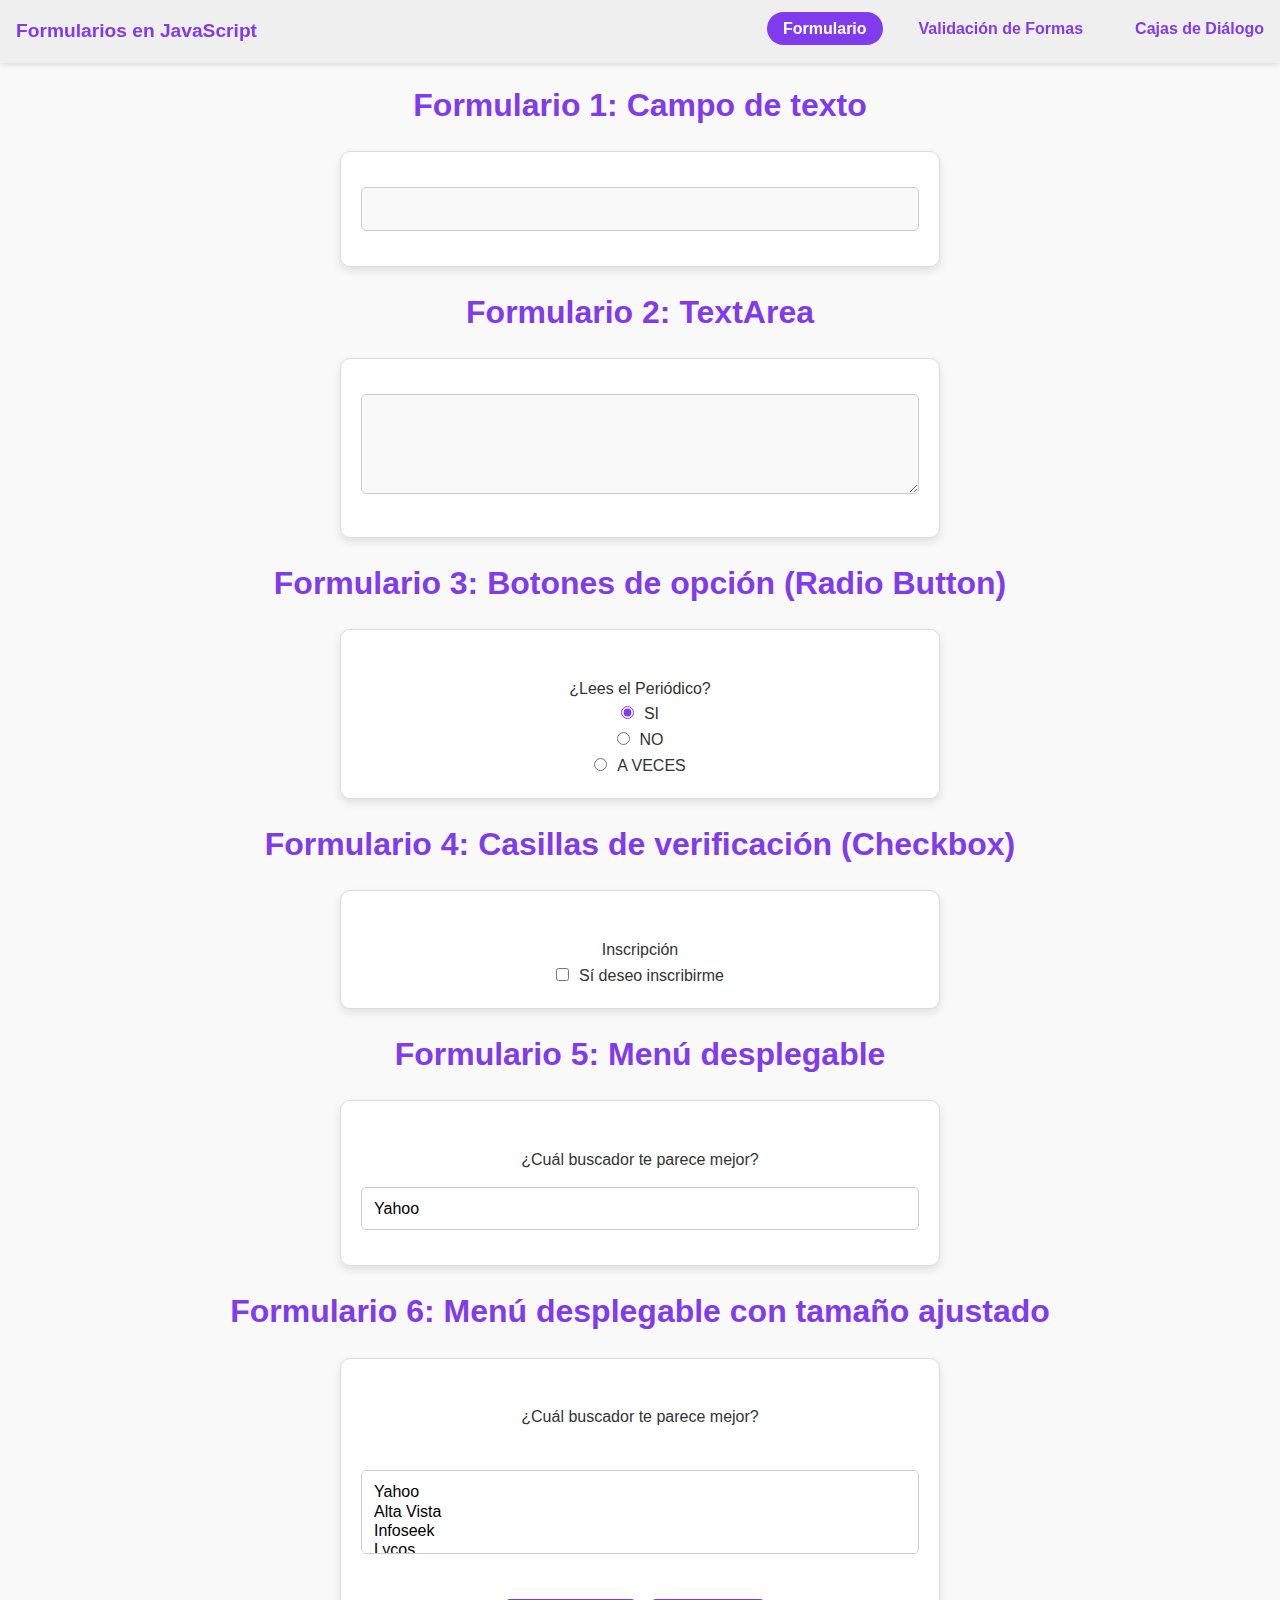
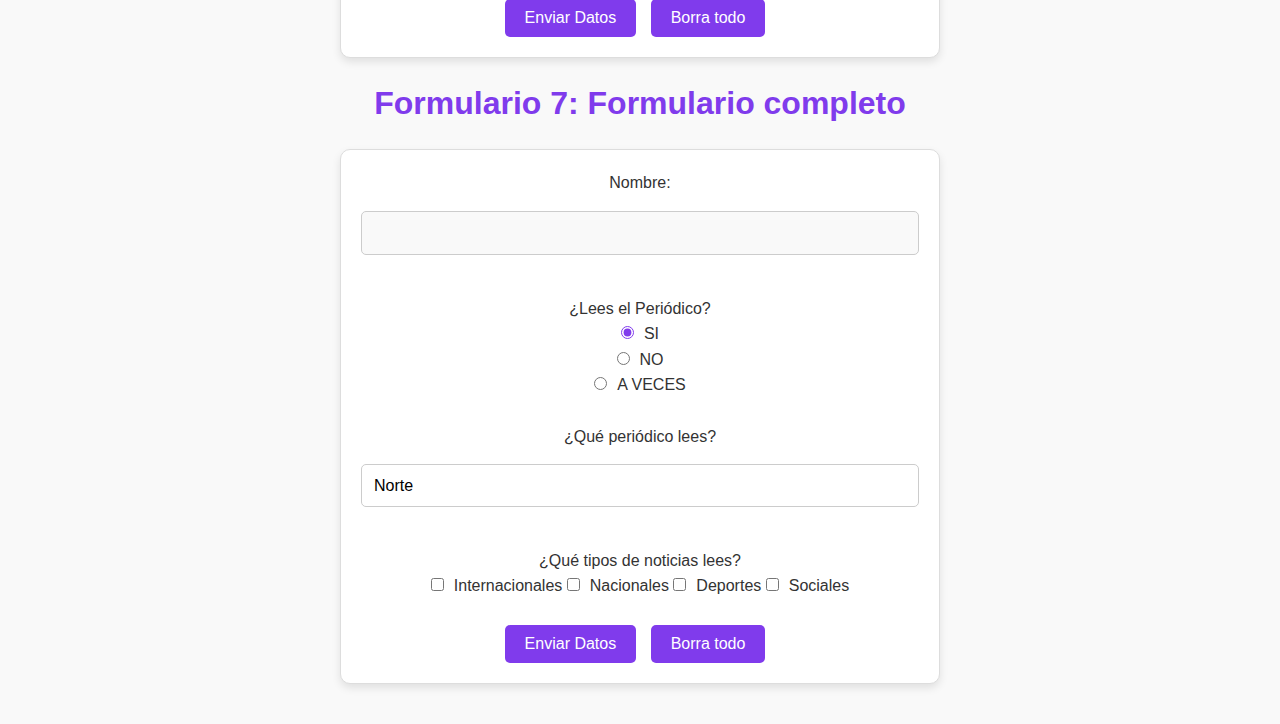
<file: index.html>
<!DOCTYPE html>
<html lang="en">
<head>
  <meta charset="UTF-8">
  <meta name="viewport" content="width=device-width, initial-scale=1.0">
  <title>Formularios JavaScript</title>
  <link rel="stylesheet" href="global.css">
  <link rel="stylesheet" href="navbar.css">
</head>

<body>
    <nav class="navbar">
        <span class="navbar-title">Formularios en JavaScript</span>
        <ul>
          <li><a href="index.html" class="active">Formulario</a></li>
          <li><a href="val_formas.html">Validación de Formas</a></li>
          <li><a href="cajas.html">Cajas de Diálogo</a></li>
        </ul>
      </nav>
    
      <div class="navbar-line"></div>
<div class="content">
  <h1>Formulario 1: Campo de texto</h1>
  <FORM METHOD="POST" ENCTYPE="TEXT/PLAIN" ACTION="mailto:joseleonardomp12@gmail.com">
    <INPUT TYPE="TEXT" NAME="APELLIDO" SIZE="10" MAXLENGTH="12">
  </FORM>
  
  <h1>Formulario 2: TextArea</h1>
  <FORM METHOD="POST" ENCTYPE="TEXT/PLAIN" ACTION="mailto:joseleonardomp12@gmail.com">
    <TEXTAREA NAME="NOTAS" ROWS="6" COLS="30"></TEXTAREA>
  </FORM>

  <h1>Formulario 3: Botones de opción (Radio Button)</h1>
  <FORM METHOD="POST" ENCTYPE="TEXT/PLAIN" ACTION="mailto:joseleonardomp12@gmail.com">
    <BR>¿Lees el Periódico?
    <BR>
    <INPUT TYPE="RADIO" NAME="LEE_EL_PERIODICO" VALUE="SI" CHECKED>SI
    <BR>
    <INPUT TYPE="RADIO" NAME="LEE_EL_PERIODICO" VALUE="NO">NO
    <BR>
    <INPUT TYPE="RADIO" NAME="LEE_EL_PERIODICO" VALUE="A_VECES">A VECES
  </FORM>

  <h1>Formulario 4: Casillas de verificación (Checkbox)</h1>
  <FORM METHOD="POST" ENCTYPE="TEXT/PLAIN" ACTION="mailto:joseleonardomp12@gmail.com">
    <BR>Inscripción
    <BR>
    <INPUT TYPE="CHECKBOX" NAME="Subscribir">Sí deseo inscribirme
  </FORM>

  <h1>Formulario 5: Menú desplegable</h1>
  <FORM METHOD="POST" ENCTYPE="TEXT/PLAIN" ACTION="mailto:joseleonardomp12@gmail.com">
    <BR>¿Cuál buscador te parece mejor?
    <BR>
    <SELECT NAME="BUSCADOR">
      <OPTION>Yahoo</OPTION>
      <OPTION>Alta Vista</OPTION>
      <OPTION>Infoseek</OPTION>
      <OPTION>Lycos</OPTION>
      <OPTION>Hotbot</OPTION>
    </SELECT>
  </FORM>

  <h1>Formulario 6: Menú desplegable con tamaño ajustado</h1>
  <FORM METHOD="POST" ENCTYPE="TEXT/PLAIN" ACTION="mailto:joseleonardomp12@gmail.com">
    <BR>¿Cuál buscador te parece mejor?
    <BR><BR>
    <SELECT NAME="BUSCADOR" SIZE="3">
      <OPTION>Yahoo</OPTION>
      <OPTION>Alta Vista</OPTION>
      <OPTION>Infoseek</OPTION>
      <OPTION>Lycos</OPTION>
      <OPTION>Hotbot</OPTION>
    </SELECT>
    <BR><BR>
    <INPUT TYPE="SUBMIT" VALUE="Enviar Datos">
    <INPUT TYPE="RESET" VALUE="Borra todo">
  </FORM>

  <h1>Formulario 7: Formulario completo</h1>
  <FORM METHOD="POST" ENCTYPE="TEXT/PLAIN" ACTION="mailto:joseleonardomp12@gmail.com">
    Nombre: 
    <INPUT TYPE="TEXT" NAME="NOMBRE" SIZE="30" MAXLENGTH="30">

    <BR><BR>¿Lees el Periódico?
    <BR>
    <INPUT TYPE="RADIO" NAME="LEE_EL_PERIODICO" VALUE="SI" CHECKED>SI
    <BR>
    <INPUT TYPE="RADIO" NAME="LEE_EL_PERIODICO" VALUE="NO">NO
    <BR>
    <INPUT TYPE="RADIO" NAME="LEE_EL_PERIODICO" VALUE="A_VECES">A VECES

    <BR><BR>¿Qué periódico lees?
    <BR>
    <SELECT NAME="PERIODICO">
      <OPTION>Norte</OPTION>
      <OPTION>Excelsior</OPTION>
      <OPTION>Otro</OPTION>
    </SELECT>

    <BR><BR>¿Qué tipos de noticias lees?
    <BR>
    <INPUT TYPE="CHECKBOX" NAME="INTERNACIONALES">Internacionales
    <INPUT TYPE="CHECKBOX" NAME="NACIONALES">Nacionales
    <INPUT TYPE="CHECKBOX" NAME="DEPORTES">Deportes
    <INPUT TYPE="CHECKBOX" NAME="SOCIALES">Sociales

    <BR><BR>
    <INPUT TYPE="SUBMIT" VALUE="Enviar Datos">
    <INPUT TYPE="RESET" VALUE="Borra todo">
  </FORM>
</div>
</body>
</html>
</file>
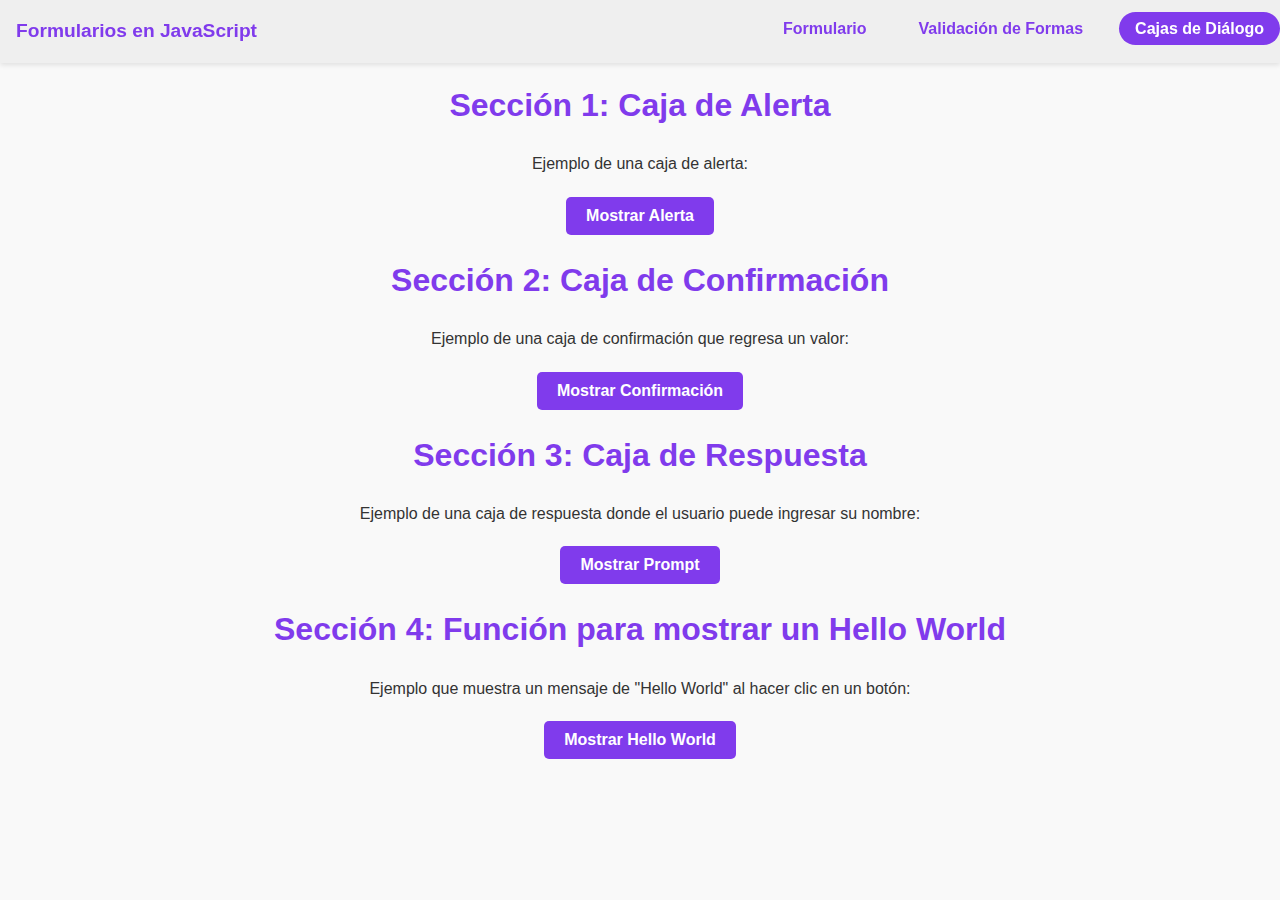
<file: cajas.html>
<!DOCTYPE html>
<html lang="en">
<head>
  <meta charset="UTF-8">
  <meta name="viewport" content="width=device-width, initial-scale=1.0">
  <title>Cajas de Diálogo en Javascript</title>
  <link rel="stylesheet" href="navbar.css">
  <link rel="stylesheet" href="global.css">
</head>
<body>
  <nav class="navbar">
    <span class="navbar-title">Formularios en JavaScript</span>
    <ul>
      <li><a href="index.html">Formulario</a></li>
      <li><a href="val_formas.html">Validación de Formas</a></li>
      <li><a href="cajas.html" class="active">Cajas de Diálogo</a></li>
    </ul>
  </nav>
  <div class="navbar-line"></div>

  <div class="content">
    <h1>Sección 1: Caja de Alerta</h1>
    <p>Ejemplo de una caja de alerta:</p>
    <script>
      function mostrarAlerta() {
        window.alert("¡Alerta! Esta es una alerta");
      }
    </script>
    <button class="simple-button" onclick="mostrarAlerta()">Mostrar Alerta</button>

    <h1>Sección 2: Caja de Confirmación</h1>
    <p>Ejemplo de una caja de confirmación que regresa un valor:</p>
    <script>
      function mostrarConfirmacion() {
        const confirmar = window.confirm("¿Aceptas que estudias en la UANL?");
        if (confirmar) {
          window.alert("Ok");
        } else {
          window.alert("No");
        }
      }
    </script>
    <button class="simple-button" onclick="mostrarConfirmacion()">Mostrar Confirmación</button>

    <h1>Sección 3: Caja de Respuesta</h1>
    <p>Ejemplo de una caja de respuesta donde el usuario puede ingresar su nombre:</p>
    <script>
      function mostrarPrompt() {
        const respuesta = window.prompt("¿Cuál es tu nombre?");
        if (respuesta) {
          window.alert("Hola, " + respuesta + "!");
        } else {
          window.alert("No ingresaste un nombre.");
        }
      }
    </script>
    <button class="simple-button" onclick="mostrarPrompt()">Mostrar Prompt</button>

    <h1>Sección 4: Función para mostrar un Hello World</h1>
    <p>Ejemplo que muestra un mensaje de "Hello World" al hacer clic en un botón:</p>
    <script>
      function helloWorld() {
        window.alert("Hello World");
      }
    </script>
    <button class="simple-button" onclick="helloWorld()">Mostrar Hello World</button>
  </div>
</body>
</html>
</file>
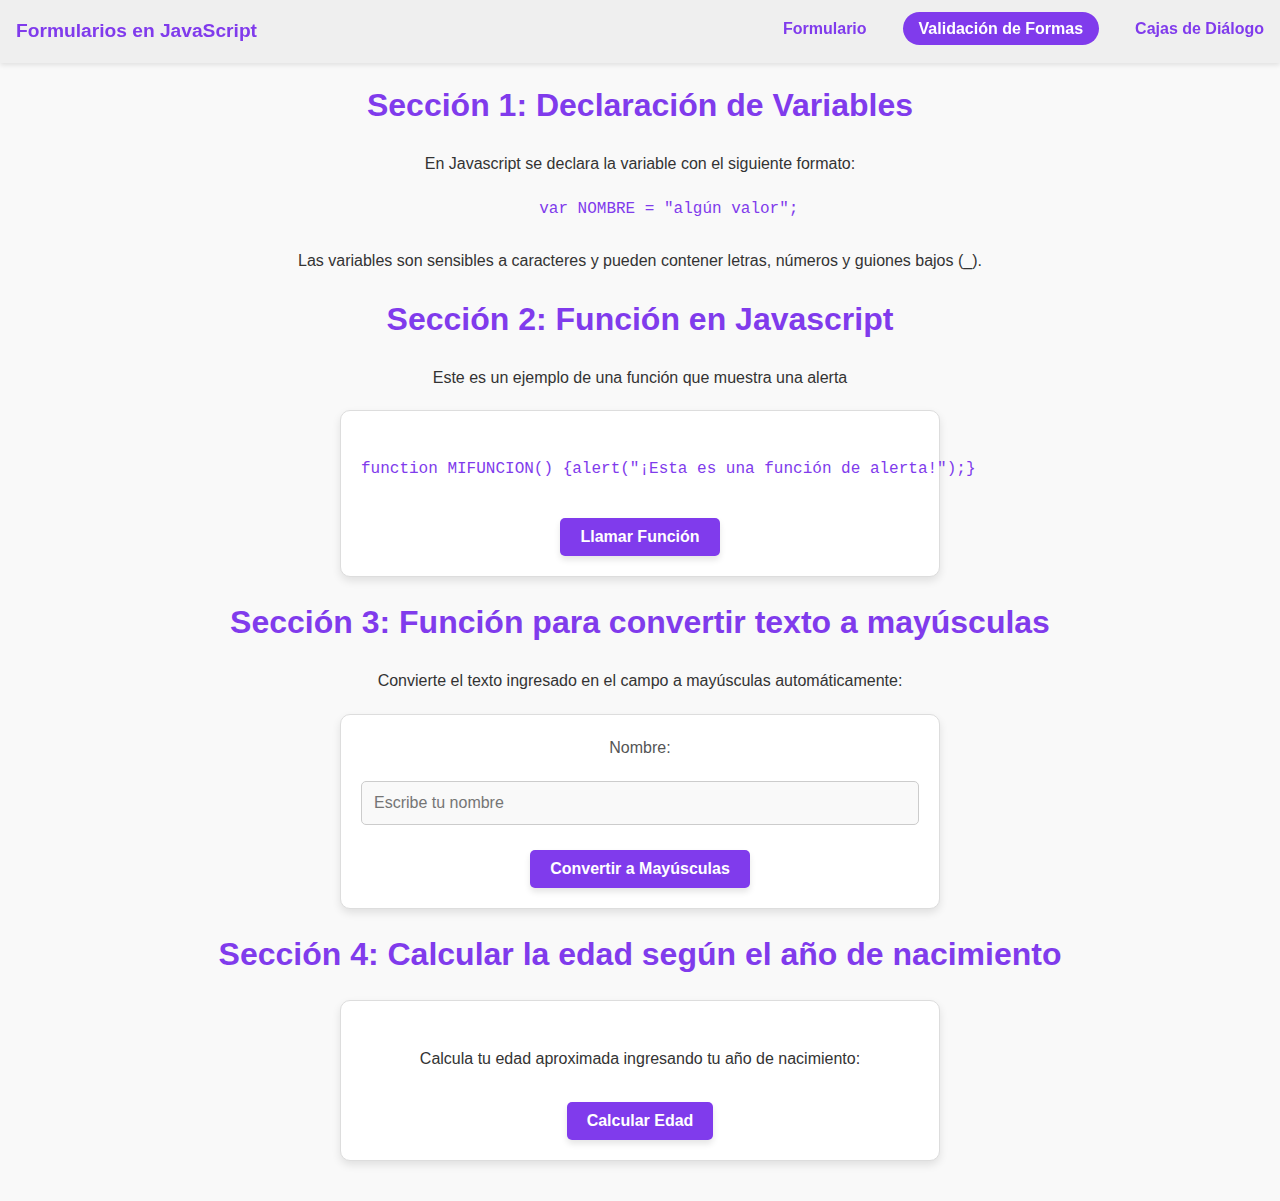
<file: val_formas.html>
<!DOCTYPE html>
<html lang="en">
<head>
  <meta charset="UTF-8">
  <meta name="viewport" content="width=device-width, initial-scale=1.0">
  <title>Validación de Formas con Javascript</title>
  <link rel="stylesheet" href="global.css">
  <link rel="stylesheet" href="navbar.css">
</head>
<body>
  <!-- Navbar -->
  <nav class="navbar">
    <span class="navbar-title">Formularios en JavaScript</span>
    <ul>
      <li><a href="index.html">Formulario</a></li>
      <li><a href="validation.html" class="active">Validación de Formas</a></li>
      <li><a href="cajas.html">Cajas de Diálogo</a></li>
    </ul>
  </nav>

  <div class="navbar-line"></div>

  <!-- Contenido -->
  <main>
    <!-- Sección 1 -->
    <h1>Sección 1: Declaración de Variables</h1>
    <p>En Javascript se declara la variable con el siguiente formato:</p>
    <pre>
      var NOMBRE = "algún valor";
    </pre>
    <p>Las variables son sensibles a caracteres y pueden contener letras, números y guiones bajos (_).</p>

    <!-- Sección 2 -->
    <h1>Sección 2: Función en Javascript</h1>
    <p>Este es un ejemplo de una función que muestra una alerta</p>
    <form>
        <br>
        <pre>function MIFUNCION() {alert("¡Esta es una función de alerta!");}</pre>
        <br>
        <input type="button" class="action-button" onclick="MIFUNCION();" value="Llamar Función">
    </form>
    
    <script type="text/javascript">
      function MIFUNCION() {
        alert("¡Esta es una función de alerta!");
      }
    </script>

    <!-- Sección 3 -->
    <h1>Sección 3: Función para convertir texto a mayúsculas</h1>
    <p>Convierte el texto ingresado en el campo a mayúsculas automáticamente:</p>
    <form>
      <label for="nombre">Nombre:</label>
      <input type="text" name="nombre" id="nombre" onblur="mayus();" placeholder="Escribe tu nombre">
      <input type="button" class="action-button" onclick="mayus();" value="Convertir a Mayúsculas">
    </form>

    <script type="text/javascript">
      function mayus() {
        const input = document.getElementById('nombre');
        input.value = input.value.toUpperCase();
        alert("Texto convertido a mayúsculas.");
      }
    </script>

    <!-- Sección 4 -->
    <h1>Sección 4: Calcular la edad según el año de nacimiento</h1>
    <form>
    <br>
        <p>Calcula tu edad aproximada ingresando tu año de nacimiento:</p>
      <input type="button" class="action-button" value="Calcular Edad" onclick="resta();">
    </form>

    <script type="text/javascript">
      function resta() {
        const nac = prompt("¿En qué año naciste?", "");
        const act = new Date().getFullYear(); // Año actual dinámico
        const res = act - nac;
        alert("Tienes " + res + " años.");
      }
    </script>
  </main>
</body>
</html>
</file>
<file: navbar.css>
/* Navbar */
.navbar {
    display: flex;
    justify-content: center;
    background: #efefef;
    padding: 1rem 0;
    position: fixed;
    top: 0;
    left: 0;
    width: 100%;
    z-index: 1000;
    box-shadow: 0 2px 5px rgba(0, 0, 0, 0.1);
}

.navbar-title {
    font-size: 1.2rem;
    font-weight: bold;
    color: #803bec;
    margin-right: auto;
    padding-left: 1rem;
  }

.navbar ul {
    list-style: none;
    display: flex;
    gap: 20px;
    margin: 0;
    padding: 0;
}

.navbar a {
    text-decoration: none;
    color: #803bec;
    font-weight: bold;
    padding: 0.5rem 1rem;
    border-radius: 20px;
    transition: background-color 0.3s ease, color 0.3s ease;
}

.navbar a:hover {
    background-color: #803bec;
    color: #fff;
}

.navbar .active {
    background-color: #803bec;
    color: #fff;
}

.navbar-line {
    width: 100%;
    height: 2px;
    background-color: #803bec;
    position: fixed;
    top: 56px;
    z-index: 999;
}

body {
    padding-top: 80px;
    margin: 0;
}
</file>
<file: global.css>
/* Reset */
* {
    margin: 0;
    padding: 0;
    box-sizing: border-box;
}

body {
    font-family: 'Arial', sans-serif;
    line-height: 1.6;
    background-color: #f9f9f9;
    color: #333;
    padding: 80px 20px 20px;
  }

h1 {
    font-size: 2rem;
    color: #803bec;
    margin-bottom: 20px;
    text-align: center;
}

p {
    margin-bottom: 20px;
    text-align: center;
}

pre {
    font-size: 1rem;
    color: #803bec;
    text-align: center;
}

form {
    text-align: center;
    background-color: #fff;
    padding: 20px;
    margin: 20px auto;
    border-radius: 10px;
    box-shadow: 0 4px 8px rgba(0, 0, 0, 0.1);
    max-width: 600px;
    border: 1px solid #ddd;
    transition: transform 0.3s ease, box-shadow 0.3s ease;
}

form:hover {
    transform: scale(1.01);
    box-shadow: 0 6px 12px rgba(0, 0, 0, 0.15);
}

form input[type="text"],
form textarea,
form select {
    width: 100%;
    padding: 12px;
    margin: 15px 0;
    border: 1px solid #ccc;
    border-radius: 5px;
    font-size: 1rem;
    background-color: #f9f9f9;
    transition: border-color 0.3s ease, box-shadow 0.3s ease;
}

form textarea {
    resize: vertical;
    height: 100px;
}

form input[type="radio"],
form input[type="checkbox"] {
    margin-right: 10px;
    accent-color: #803bec;
}

form input[type="submit"],
form input[type="reset"],
form button {
    background-color: #803bec;
    color: #fff;
    border: none;
    padding: 10px 20px;
    border-radius: 5px;
    cursor: pointer;
    font-size: 1rem;
    margin-right: 10px;
    transition: background-color 0.3s ease, transform 0.2s ease;
}

form input[type="submit"]:hover,
form input[type="reset"]:hover,
form button:hover {
    background-color: #9c4af7;
    transform: scale(1.05);
}

form select {
    appearance: none;
    cursor: pointer;
    background-color: #fff;
}

form select[size] {
    height: auto;
}

form select:focus,
form input[type="text"]:focus,
form textarea:focus {
    border-color: #803bec;
    outline: none;
    box-shadow: 0 0 8px rgba(128, 59, 236, 0.5);
}

form label {
    font-size: 1rem;
    color: #555;
    margin-bottom: 5px;
    display: block;
}

form br {
    margin-bottom: 10px;
}

@media (max-width: 768px) {
    body {
        padding: 10px;
    }

    form {
        padding: 15px;
        margin: 15px auto;
    }

    form input[type="text"],
    form textarea,
    form select {
        font-size: 0.9rem;
        padding: 10px;
    }

    form input[type="submit"],
    form input[type="reset"],
    form button {
        font-size: 0.9rem;
        padding: 8px 15px;
    }
}

.action-button {
    background-color: #803bec;
    color: white;
    border: none;
    padding: 10px 20px;
    border-radius: 5px; 
    font-size: 1rem; 
    font-weight: bold; 
    cursor: pointer;
    transition: all 0.3s ease;
    display: inline-block;
    margin-top: 10px;
    box-shadow: 0 4px 6px rgba(0, 0, 0, 0.1);
    
}

.action-button:hover {
    background-color: #9c4af7;
    box-shadow: 0 8px 15px rgba(0, 0, 0, 0.2);
    transform: translateY(-2px);
}

.action-button:active {
    transform: translateY(2px);
}

.no-border-form {
    background-color: transparent; 
    padding: 0;
    margin: 0;
    box-shadow: none;
    border: none; 
    text-align: center;
}

.no-border-form .action-button {
    display: inline-block;
    padding: 10px 20px;
    background-color: #803bec;
    color: #fff;
    border: none;
    border-radius: 5px;
    font-size: 1rem;
    cursor: pointer;
    transition: background-color 0.3s ease;
}

.no-border-form .action-button:hover {
    background-color: #9c4af7;
}

.simple-button {
    display: block;
    margin: 20px auto;
    background-color: #803bec;
    color: white;
    border: none;
    padding: 10px 20px;
    border-radius: 5px;
    font-size: 1rem;
    font-weight: bold;
    cursor: pointer;
    transition: all 0.3s ease;
}

.simple-button:hover {
    background-color: #9c4af7;
}

.simple-button:active {
    background-color: #6a2fc9;
    transform: scale(0.98);
}
</file>
